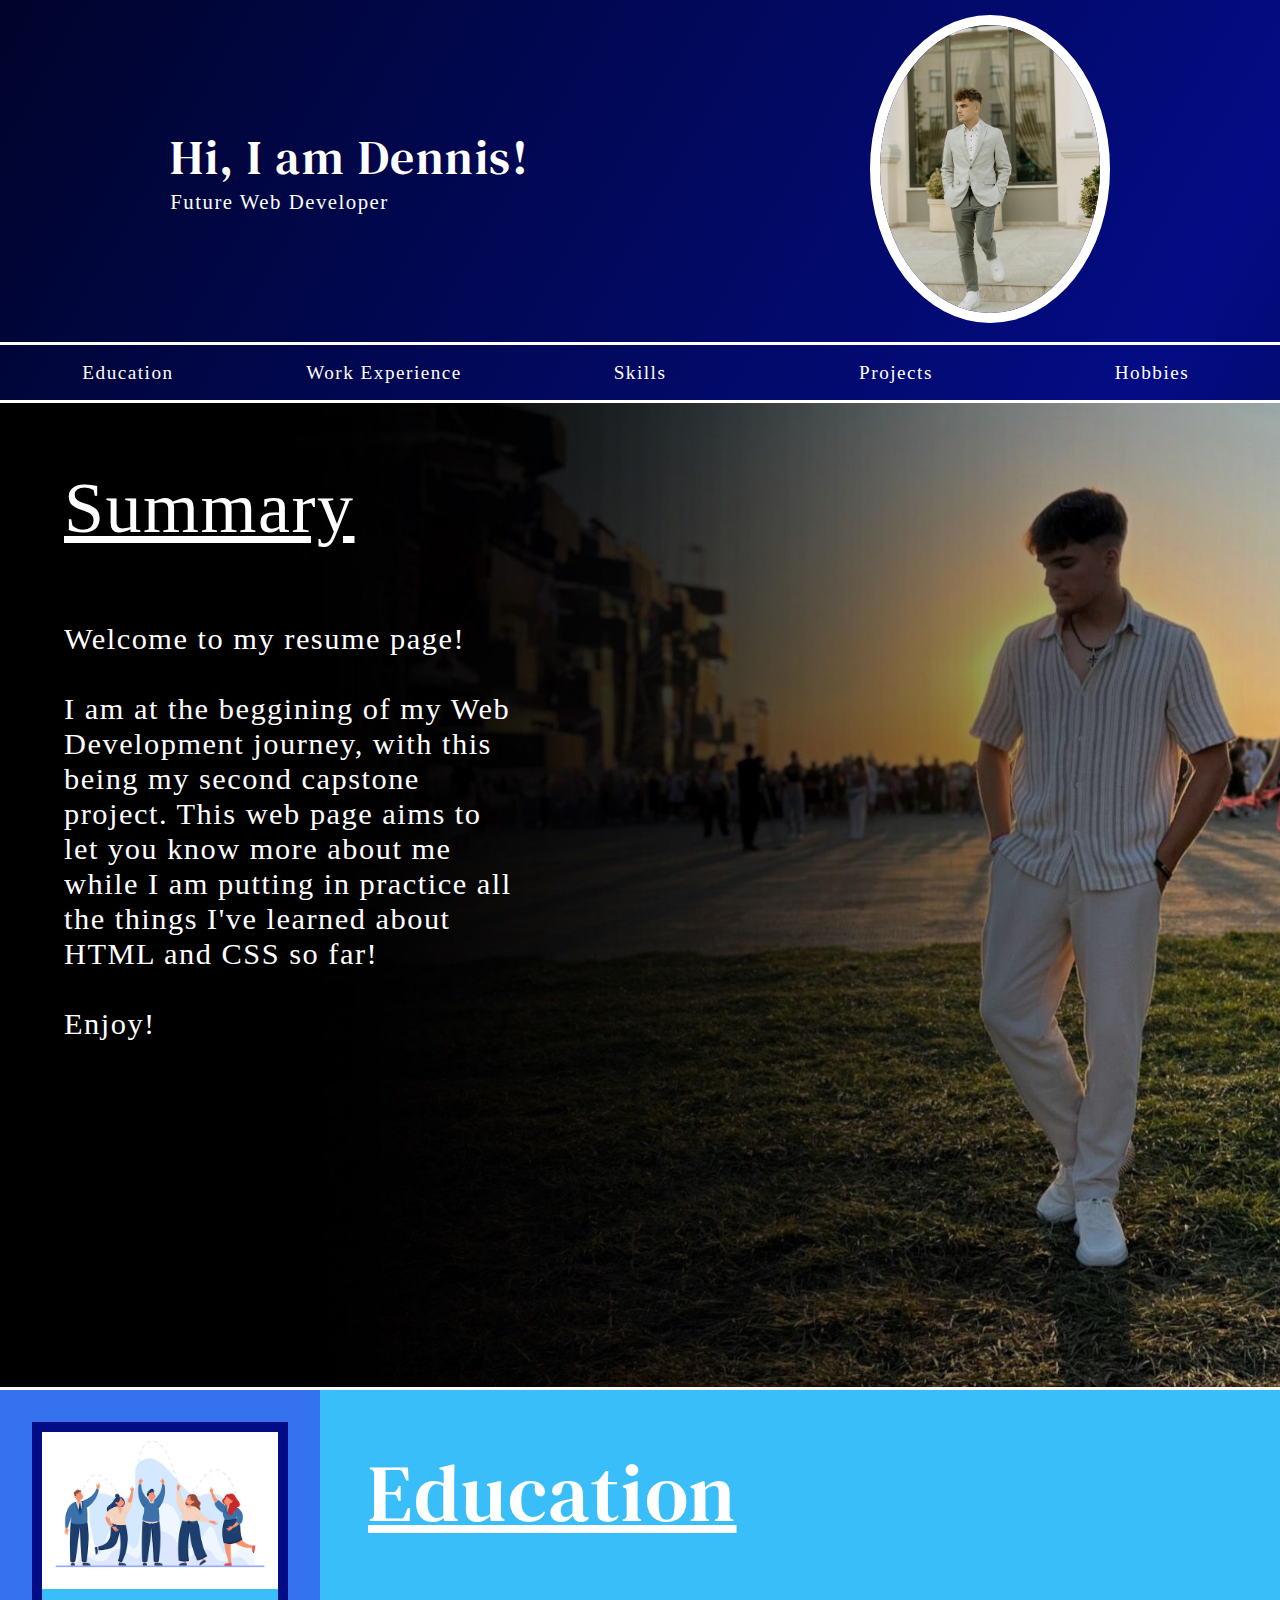
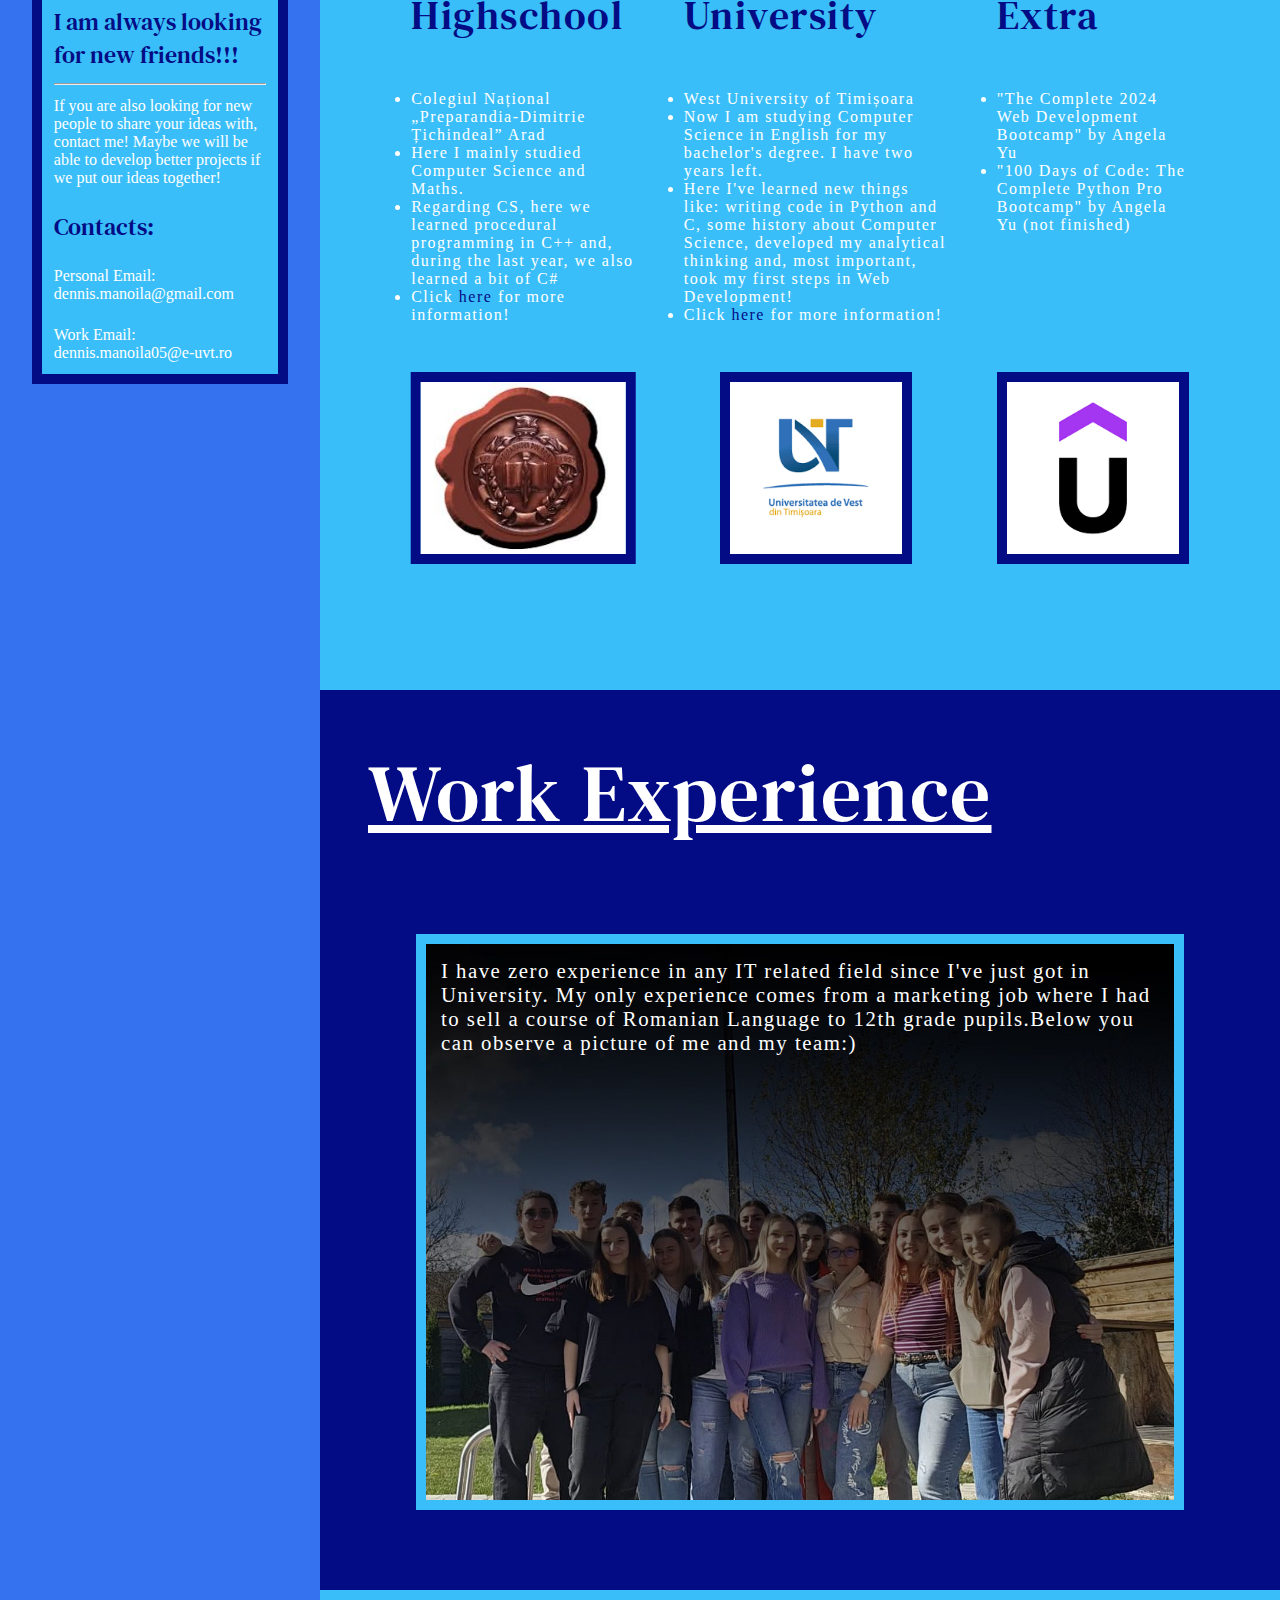
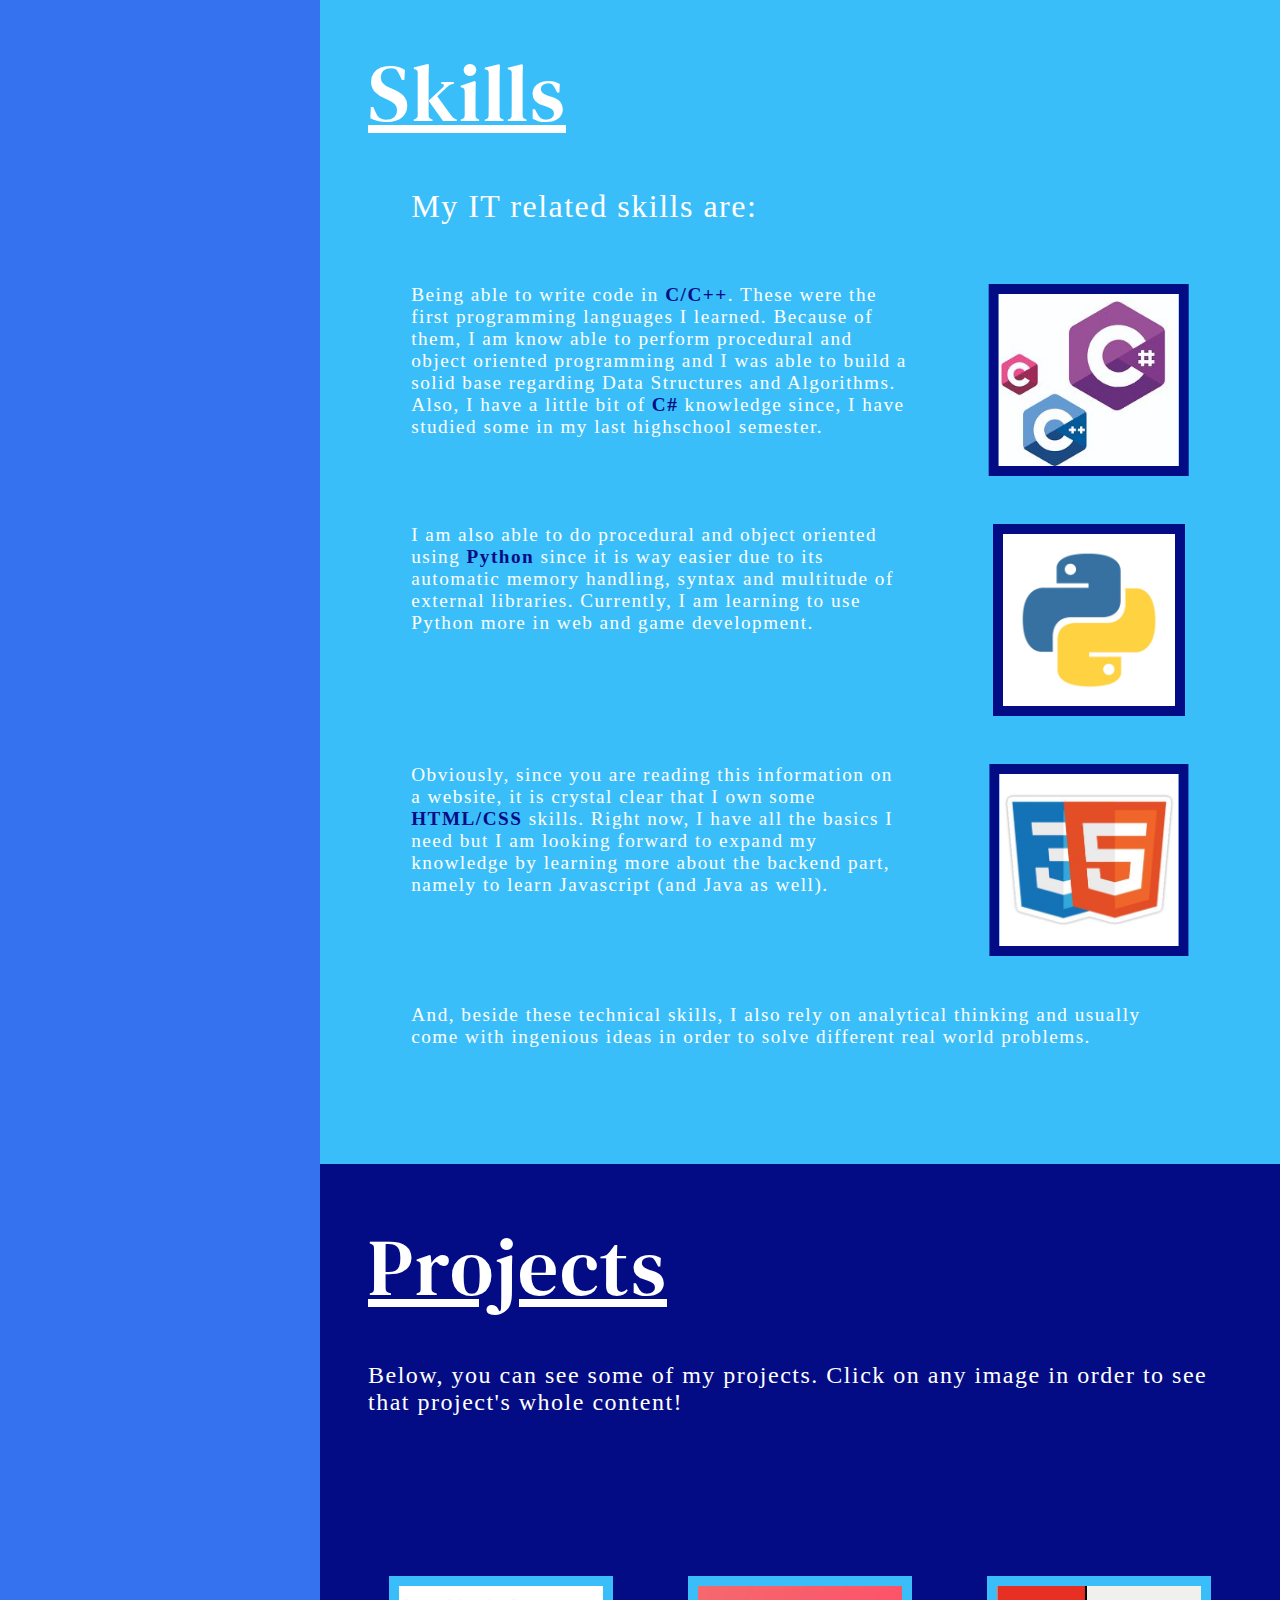
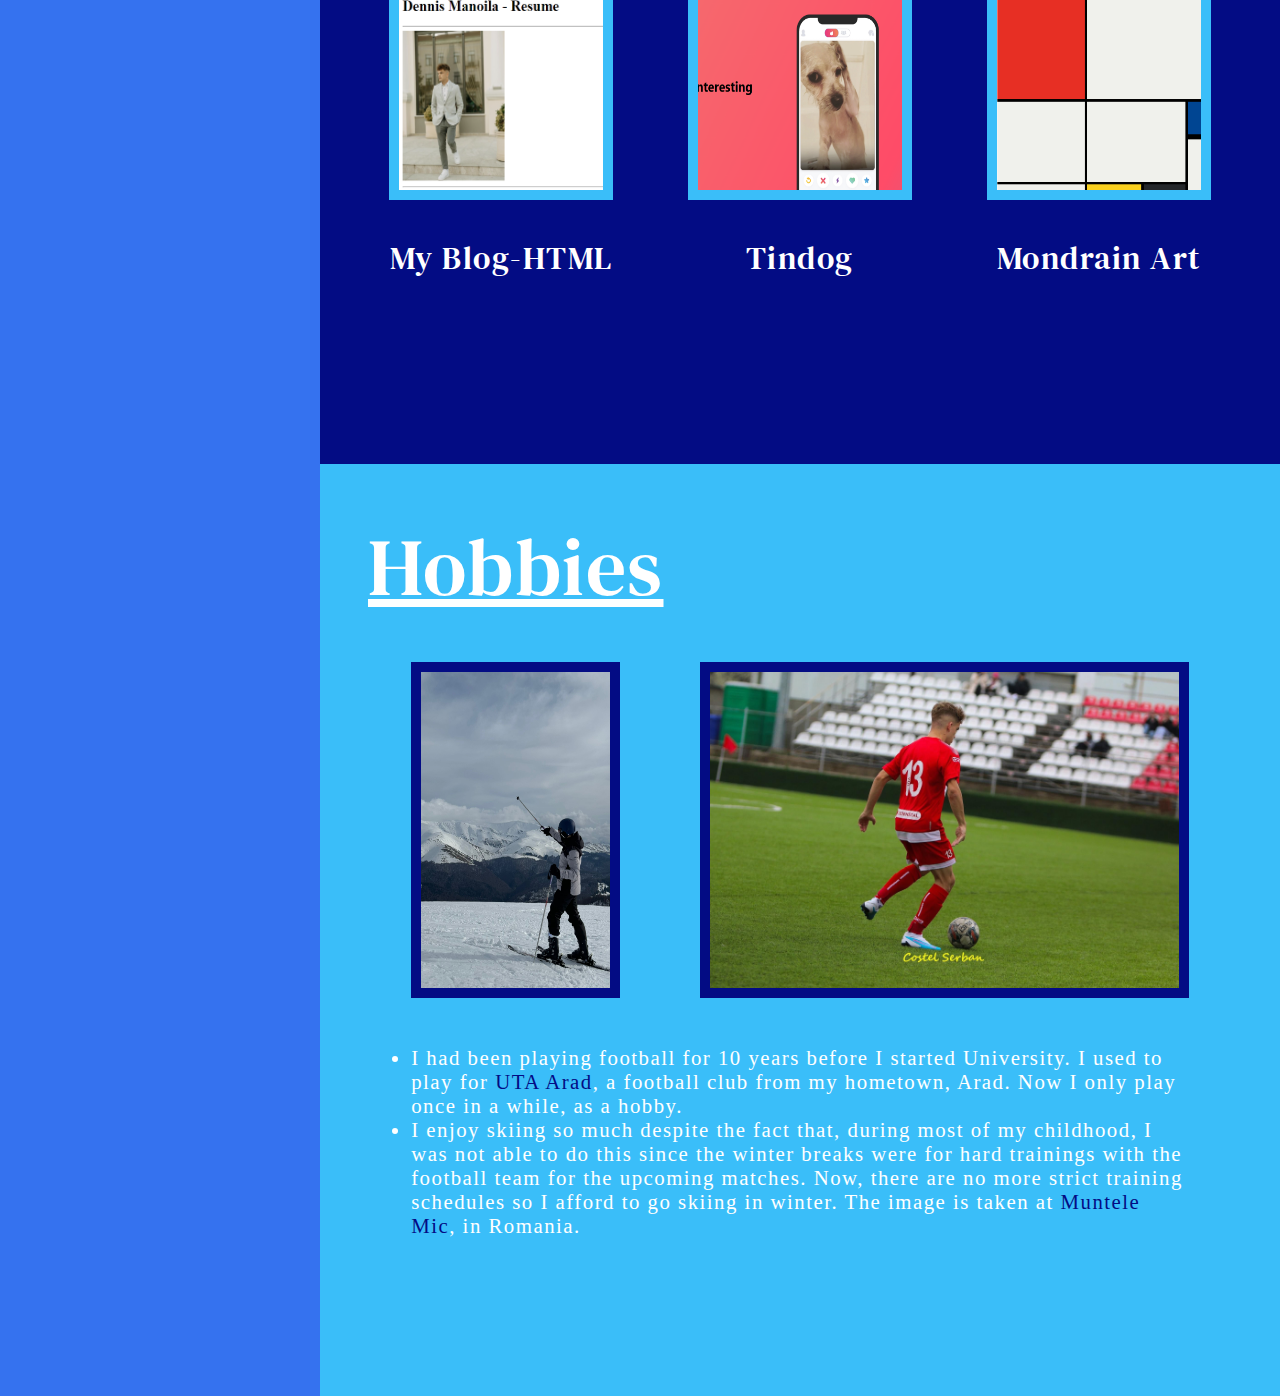
<file: index.html>
<!DOCTYPE html>
<html lang="en">
<head>
    <meta charset="UTF-8">
    <meta name="viewport" content="width=device-width, initial-scale=1.0">
    <link rel="stylesheet" href="./style.css"/>
    <link rel="preconnect" href="https://fonts.googleapis.com">
    <link rel="preconnect" href="https://fonts.gstatic.com" crossorigin>
    <link href="https://fonts.googleapis.com/css2?family=DM+Serif+Text:ital@0;1&display=swap" rel="stylesheet">
    <title>Dennis' Page</title>
</head>
<body>
    <section id="Title">
        <div class="title-banner">
            <div class="title-text">
                <h1>Hi, I am Dennis!</h1>
                <h4>Future Web Developer</h4>
            </div>
            <img class="title-picture" src="./images/title-pic.png" alt="title picture"/>
        </div>
        <div class="navbar">
            <a class="nav-element" href="#Education">Education</a>
            <a class="nav-element" href="#WorkExperience">Work Experience</a>
            <a class="nav-element" href="#Skills">Skills</a>
            <a class="nav-element" href="#Projects">Projects</a>
            <a class="nav-element" href="#Hobbies">Hobbies</a>
        </div>
    </section>

    <section id="Hero">
        <div class="hero-content">
            <div class="hero-title">
                <h2>Summary</h2>
            </div>
            <div class="hero-text">
                <p>
                    Welcome to my resume page!<br/><br/>
                    I am at the beggining of my Web Development journey, with this being my second capstone project.
                    This web page aims to let you know more about me while I am putting in practice all the things
                    I've learned about HTML and CSS so far!<br/><br/>
                    Enjoy!
                </p>
            </div>
        </div>
    </section>

    <section id="Content">

        <section id="Content-Sections">
            <div id="Education" class="card">
                <div class=education-title><h2>Education</h2></div>
                <div class="gridEducation">
                    <h3 class="gridTitle1">Highschool</h3>
                    <ul class="gridContent1">
                        <li>Colegiul Național „Preparandia-Dimitrie Țichindeal” Arad</li>
                            <li>Here I mainly studied Computer Science and Maths.</li>
                            <li>
                                Regarding CS, here we learned procedural programming in C++
                                and, during the last year, we also learned a bit of C#
                            </li>
                            <li>
                                Click <a class="here-text" href="https://www.tichindeal.ro/">here</a>
                                for more information!
                            </li>
                    </ul>
                    <img class="gridLogo1" src="./images/pedalogo.jpeg" alt="peda logo"/>
                    <h3 class="gridTitle2">University</h3>
                    <ul class="gridContent2">
                        <li>West University of Timișoara</li>
                        <li>
                            Now I am studying Computer Science in English for my
                            bachelor's degree. I have two years left.
                        </li>
                        <li>
                            Here I've learned new things like: writing code in Python and C,
                            some history about Computer Science, developed my analytical thinking
                            and, most important, took my first steps in Web Development!
                        </li>
                        <li>
                            Click <a class="here-text" href="https://www.uvt.ro/">here</a>
                            for more information!
                        </li>
                    </ul>
                    <img class="gridLogo2" src="./images/uvtimg.png" alt="uvt logo"/>
                    <h3 class="gridTitle3">Extra</h3>
                    <ul class="gridContent3">
                        <li>"The Complete 2024 Web Development Bootcamp" by Angela Yu</li>
                        <li>
                            "100 Days of Code: The Complete Python Pro Bootcamp" by
                            Angela Yu (not finished)
                        </li>
                    </ul>
                    <img class="gridLogo3" src="./images/udemy.png" alt="udemy logo"/>
                </div>
                
            </div>
            <div id="WorkExperience" class="card">
                <div class="workxp-title"><h2>Work Experience</h2></div>
                <div class="workxp-content">
                    <div class="workxp-img-container">
                        <p>
                            I have zero experience in any IT related field since I've just got
                            in University. My only experience comes from a marketing job where 
                            I had to sell a course of Romanian Language to 12th grade pupils.Below you can observe a picture of me and my team:)
                        </p>
                    </div>
                </div>
            </div>
            <div id="Skills" class="card">
                <div class="skills-title"><h2>Skills</h2></div>
                <div class="skills-content">
                    <p class="skills-first-sentence">My IT related skills are:</p>
                    <p class="skills-description c-cpp-p">
                        Being able to write code in <span class="prog-language">C/C++</span>. These were the first programming
                        languages I learned. Because of them, I am know able to perform procedural and object oriented
                        programming and I was able to build a solid base regarding Data Structures and Algorithms.
                        Also, I have a little bit of <span class="prog-language">C#</span> knowledge since,
                        I have studied some in my last highschool semester.
                    </p>
                    <img class="skills-image c-cpp-img" src="./images/clangs.jpeg" alt="C/C++/C# image"/>
                    <img class="skills-image python-img" src="./images/python.jpeg" alt="Python image">
                    <p class="skills-description python-p">
                        I am also able to do procedural and object oriented using <span class="prog-language">Python</span>
                        since it is way easier due to its automatic memory handling, syntax and multitude of external libraries.
                        Currently, I am learning to use Python more in web and game development.
                    </p>
                    <p class="skills-description html-css-p">
                        Obviously, since you are reading this information on a website, it is crystal clear that I own
                        some <span class="prog-language">HTML/CSS</span> skills. Right now, I have all the basics I need but
                        I am looking forward to expand my knowledge by learning more about the backend part, namely to learn Javascript
                        (and Java as well).
                    </p>
                    <img class="skills-image html-css-img" src="./images/html-css.jpeg" alt="HTML/CSS image"/>
                    <p class="skills-last-sentence">
                        And, beside these technical skills, I also rely on analytical thinking
                        and usually come with ingenious ideas in order to solve different real 
                        world problems.
                    </p>
                </div>
            </div>
            <div id="Projects" class="card">
                <div class="projects-title"><h2>Projects</h2></div>
                <div class="projects-content">
                    <p>
                        Below, you can see some of my projects. Click on any image in order to
                        see that project's whole content!
                    </p>
                    <div class="projects-container">
                        <div class="projects-card first-blog-project">
                            <a href="https://dennismanoila.github.io/Capstone-1-My-Resume/">
                                <img class="projects-image" src="./images/firstblog.png" alt="my first blog project icon">
                            </a>
                            <h3>My Blog-HTML</h3>
                        </div>
                        <div class="projects-card tindog-project">
                            <a href="https://dennismanoila.github.io/Tindog-Bootstrap-Project/">
                                <img class="projects-image" src="./images/tindog.png" alt="tindog project icon">
                            </a>
                            <h3>Tindog</h3>
                        </div>
                        <div class="projects-card mondrain-project">
                            <a href="./mondrain.html">
                                <img class="projects-image" src="./images/mondrain.png" alt="mondrain project icon">
                            </a>
                            <h3>Mondrain Art</h3>
                        </div>
                    </div>
                </div>
            </div>
            <div id="Hobbies" class="card">
                <div class="hobbies-title"><h2>Hobbies</h2></div>
                <div class="hobbies-content">
                    <div class="hobbies-container">
                        <div class="ski"><img class="hobbies-image" src="./images/ski.jpg" alt="ski pic"/></div>
                        <div class="football"><img class="hobbies-image football" src="./images/fotbal.jpg" alt="football pic"/></div>
                        <div class="hobbies-description">
                            <ul >
                                <li>
                                    I had been playing football for 10 years before I started University. I used to play for 
                                    <a class="hobbies-ref" href="https://www.uta-arad.ro/">UTA Arad</a>,
                                    a football club from my hometown, Arad. Now I only play once in a while, as a hobby.
                                </li>
                                <li>
                                    I enjoy skiing so much despite the fact that, during most of my childhood, I was not able to do this
                                    since the winter breaks were for hard trainings with the football team for the upcoming matches. Now,
                                    there are no more strict training schedules so I afford to go skiing in winter. The image is taken
                                    at <a class="hobbies-ref" href="https://ro.wikipedia.org/wiki/Muntele_Mic">Muntele Mic</a>, in Romania.
                                </li>
                            </ul>
                        </div>
                    </div>
                </div>
            </div>

        </section>

        <div class="aside">
            <div class="aside-contact">
                <img class="teamUp-image" src="./images/teamUp.avif" alt="team up image"/>
                <h3>I am always looking for new friends!!!</h3>
                <hr style="margin-right:5% ; margin-left: 5%;"/>
                <p>
                    If you are also looking for new people to share your ideas with, contact me!
                    Maybe we will be able to develop better projects if we put our ideas together!
                </p>
                <ul>
                    <h3>Contacts:</h3>
                    <li><p>Personal Email:<br/>dennis.manoila@gmail.com</p></li>
                    <li><p>Work Email:<br/>dennis.manoila05@e-uvt.ro</p></li>
                </ul>
            </div>
        </div>
    </section>
</body>
</html>
</file>
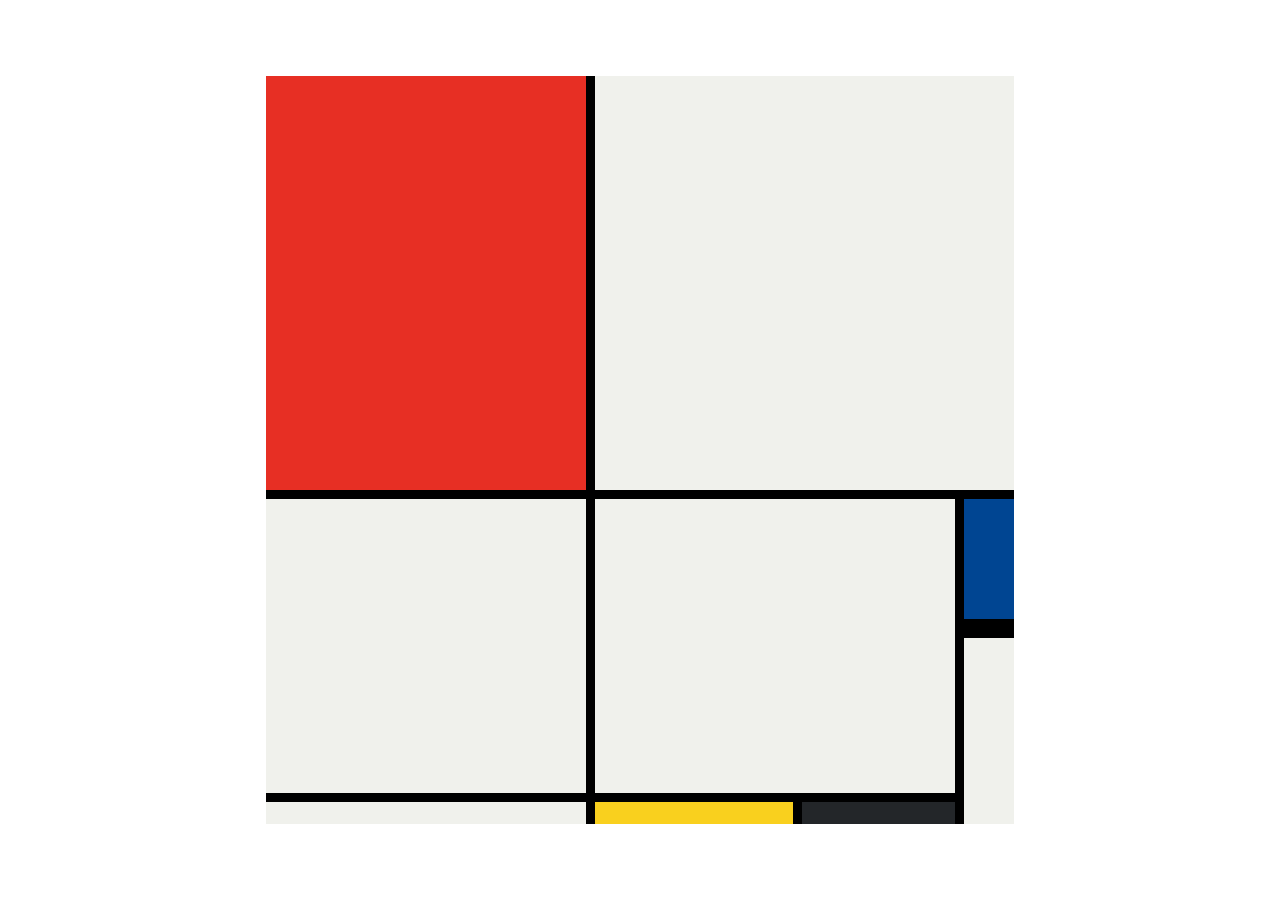
<file: mondrain.html>
<!DOCTYPE html>
<html lang="en">

<head>
  <meta charset="UTF-8">
  <meta name="viewport" content="width=device-width, initial-scale=1.0">
  <title>Mondrian Project</title>
  <style>
    /* 
    Write your CSS here 
    Gap Colour: #000
    White: #F0F1EC
    Red: #E72F24
    Black: #232629
    Blue: #004592
    Yellow: #F9D01E

    For dimensions, see dimensions.png image.
    HINT: Remember you can't change the properties of grid lines.
    But grid lines are transparent!
    */
    body {
      display: flex;
      justify-content: center;
      align-items: center;
      height: 100vh;
      margin: 0;
      padding: 0;
    }
    .container{
      width:748px;
      height:748px;
      display: grid;
      background-color: black;
      grid-template-columns: 320px 198px 153px 50px;
      grid-template-rows:414px 130px 155px 22px;
      gap:9px;
    }
    .container>div{
      background-color: #F0F1EC;
    }
    #red{
      background-color: #E72F24;
    }
    #row1-white{
      grid-column: span 3;
    }
    #row2-white1{
      grid-row:span 2;
    }
    #row2-white2{
      grid-row:span 2;
      grid-column:span 2;
    }
    #blue{
      background-color: #004592;
      border-bottom: 10px solid #000;
    }
    #white-bottom-corner-right
    {
      grid-row: span 2;
    }
    #yellow{
      background-color: #F9D01E;
    }
    #black{
      background-color: #232629;
    }
  </style>
</head>

<body>
  <div class="container">
    <div id="red"></div>
    <div id="row1-white"></div>
    <div id="row2-white1"></div>
    <div id="row2-white2"></div>
    <div id="blue"></div>
    <div id="white-bottom-corner-right"></div>
    <div id="white-bottom-corner-left"></div>
    <div id="yellow"></div>
    <div id="black"></div>
</body>

</html>
</file>
<file: style.css>
*{
    margin: 0;
    padding: 0;
    box-sizing: border-box;
    letter-spacing: 1.5px;
    font-family: "Source Serif 4", serif;
    font-optical-sizing: auto;
    font-weight: 350;
    font-style: normal;
}

html{
    scroll-behavior: smooth;
}

body{
    background-color: #3572EF;
    min-width: 315px;
    min-height: 568px;
}

#Title{
    position: relative;
    width:100%;
    height:25rem;
    background: linear-gradient(300deg,#000000,#030c84,#00042B);
    background-size: 180% 180%;
    animation: gradient-animation 10s ease infinite;
}

@keyframes gradient-animation {
    0% {
      background-position: 0% 50%;
    }
    50% {
      background-position: 100% 50%;
    }
    100% {
      background-position: 0% 50%;
    }
  }

.title-banner{
    display:flex;
    position: relative;
    top:50%;
    transform: translateY(-60%);
    justify-content: space-around;
    align-items: center;
}

.title-picture{
    width:15em;
    height:auto;
    border:10px solid white;
    border-radius: 50%;
}

.title-text{
    color:white;
}

.title-text>h1{
    font-family: "DM Serif Text", serif;
    font-weight: 400;
    font-style: normal;
    font-size: 3em;
}
.title-text>h4
{
    font-size: 1.3em;
}
.navbar{
    display: flex;
    position: absolute;
    bottom: 0%;
    justify-content: space-between;
    width: 100%;
}
.nav-element{
    border-top:3px solid white;
    width: 20%;
    height:3em;
    display: flex;
    justify-content: center;
    align-items: center;
    text-align: center;
    text-decoration: none;
    font-size: larger;
    color: white;
    
}

.nav-element:hover{
    background-color: white;
    color:#000000
}

#Hero{
    height: 110vh;
    padding:0;
    position:relative;
    background-image: url('./images/hero-banner.jpg');
    background-size: cover;
    background-repeat: no-repeat;
    background-position: 70% center;
    padding: 5%;
    border-bottom: 3px solid white;
    border-top: 3px solid white;
}
.hero-title{
    color:white;
    font-family: "DM Serif Text", serif;
    font-weight: 400;
    font-style: normal;
    font-size: 3em;
    text-decoration:underline;
    margin-bottom: 1.5em;
    
}
.hero-text{
    color:white;
    font-size: 1.9em;
    position: absolute;
    display:block;
    width: 35%;
    overflow: auto;
}

#Content{
    width:100%;
    height:auto;
    display: flex;
    flex-direction: row-reverse;
    align-items:start;
    
}

.aside{
    height: auto;
    width:25%;
    position: sticky;
    top:0;
    display:flex;
    justify-content: center;
    align-items: center;
    
}
.aside-contact{
    border:10px solid #030c84;
    background-color: #3ABEF9;
    width:80%;
    margin-top: 2em;
    margin-bottom: 2em;
}

.aside-contact h3{
    font-family: "DM Serif Text", serif;
    font-weight: 400;
    font-style: normal;
    font-size: 1.5em;
    letter-spacing: normal;
    padding: 5%;
    color:#030c84;
}

.aside-contact li{
    list-style: none;
}

.aside-contact p{
    padding: 5%;
    color:white;
    letter-spacing: normal;
    word-wrap: break-word;
}
.teamUp-image{
    width: 100%;
}
#Content-Sections{
    background-color: #3ABEF9;
    width: 75%;
    height: auto;
}
.card{
    min-height: 100vh;
    display: block;
    padding: 5%;
}
.card h2{
    font-family: "DM Serif Text", serif;
    font-weight: 400;
    font-style: normal;
    color:white;
    font-size:5em;
    text-decoration: underline;
    margin-bottom: 0.5em;
}


.gridEducation{
    display:grid;
    grid-template-columns: 1fr 1.5fr 0.5fr;
    grid-template-rows: 4em 1fr 1fr;
    grid-template-rows: auto auto auto;
    padding: 0 5% 0% 5%;
    margin-bottom:2em;
    column-gap: 3em;
    row-gap: 3em;
}

.gridTitle1
{
    grid-column:1/1;
    grid-row:1/1;
    font-size: 2.5em;
    color:#030c84;
    font-family: "DM Serif Text", serif;
    font-weight: 400;
    font-style: normal;
    
}

.gridTitle2
{
    grid-column:2/2;
    grid-row:1/1;
    font-size: 2.5em;
    color:#030c84;
    font-family: "DM Serif Text", serif;
    font-weight: 400;
    font-style: normal;
}

.gridTitle3
{
    grid-column:3/3;
    grid-row:1/1;
    font-size: 2.5em;
    color:#030c84;
    font-family: "DM Serif Text", serif;
    font-weight: 400;
    font-style: normal;
}

.gridContent1{
    grid-column:1/1;
    grid-row:2/2;
    color:white;
    font-size: 1em;
}

.gridContent2{
    grid-column:2/2;
    grid-row:2/2;
    color:white;
    font-size: 1em;
}

.gridContent3{
    grid-column:3/3;
    grid-row:2/2;
    color:white;
    font-size: 1em;
}

.gridLogo1{
    grid-column:1/1;
    grid-row:3/3;
    height: 9rem;
    width: auto;
    margin-left: 50%;
    transform: translateX(-50%);
    border:10px solid #030c84;
}

.gridLogo2{
    grid-column:2/2;
    grid-row:3/3;
    height: 9rem;
    width: auto;
    margin-left: 50%;
    transform: translateX(-50%);
    border:10px solid #030c84;
}

.gridLogo3{
    grid-column:3/3;
    grid-row:3/3;
    height: 9rem;
    width: auto;
    margin-left: 50%;
    transform: translateX(-50%);
    border:10px solid #030c84;
}

.here-text{
    text-decoration: none;
    color:#030c84;
}

.here-text:hover{
    text-decoration: underline;
}

#WorkExperience{
    background-color: #030c84;
    position: relative;
}
.workxp-title{
    width: 100%;
    height: 20%;
}
.workxp-content{
    position: absolute;
    left:0;
    bottom:0;
    height: 80%;
    width: 100%;
    display: flex;
    justify-content: center;
    align-items: center;
    margin-bottom: 2em;
    
}
.workxp-img-container{
    border:10px solid #3ABEF9;
    width:80%;
    height: 80%;
    background-image: url('./images/sib.jpg');
    background-size: cover;
    background-position: center;
    margin-top: 3em;
}
.workxp-img-container>p{
    color:white;
    padding: 2%;
    font-size:1.3em;
}

#Skills{
    position: relative;
    margin-bottom:2em;
}

.skills-title{
    width:100%;
    height:20%;
}

.skills-image{
    height:9em;
    width:auto;
    border:10px solid #030c84;
    margin-left: 50%;
    transform: translateX(-50%);
}

.skills-description{
    color:white;
    font-size:1.2em;
}

.skills-content{
    display: grid;
    grid-template-columns: 3fr 1fr;
    grid-template-rows: 3em 1fr 1fr 1fr 3em;
    padding:0 5% 0 5%;
    margin-bottom: 2em;
    row-gap: 3em;
    column-gap: 5em;
}

.skills-first-sentence{
    grid-row:1;
    grid-column: span 2;
    font-size: 2em;
    color: white;
}

.c-cpp-p{
    grid-row:2;
    grid-column: 1;
}

.c-cpp-img{
    grid-row:2;
    grid-column:2;
}

.python-p{
    grid-row:3;
    grid-column: 1;
}

.python-img{
    grid-row:3;
    grid-column:2;
}

.html-css-p{
    grid-row:4;
    grid-column: 1;
}

.html-css-img{
    grid-row:4;
    grid-column:2;
}
.skills-last-sentence{
    grid-row: 5;
    grid-column: span 2;
    color:white;
    font-size: 1.2em;
}
.prog-language{
    color:#030c84;
    font-weight:550;
}

#Projects{
    position:relative;
    background-color:#030c84;
}

.projects-title{
    width:100%;
    height:20%;
}

.projects-content{
    width: 100%;
    margin-bottom: 2em;
}
.projects-content>p{
    color:white;
    font-size: 1.5em;
    margin-bottom: 2em;
}

.projects-card>h3{
    color:white;
    font-family: "DM Serif Text", serif;
    font-weight: 400;
    font-style: normal;
    font-size: 1.6em;
    margin-top: 1em;
    margin-bottom: 1em;
}

.projects-card:hover {
    background-color: white;
}
.projects-card:hover>h3{
    color:#000000
}
.projects-image{
    height:12em;
    width: 12em;
    border:10px solid #3ABEF9;
    margin-top: 2em;
}

.projects-container{
    margin-top:8em ;
    display:grid;
    grid-template-columns: 1fr 1fr 1fr;
    grid-template-rows: 1fr;
    gap:2em;
}
.projects-card{
    display:flex;
    flex-direction: column;
    justify-content: center;
    align-items: center;
}
#Hobbies{
    padding-bottom: 0;
    margin-bottom: 2em;
}
.hobbies-title{
    width:100%;
    margin-bottom: 2em;
}

.hobbies-image{
    border:10px solid #030c84;
}

.hobbies-description>ul{
    color:white;
}

.hobbies-content
{
    padding:0 5% 0 5%;
    display:flex;
    justify-content: center;
    align-items: center;
}
.hobbies-container{
    display:grid;
    column-gap:5em;
    row-gap: 3em;
    grid-template-columns: 1.6fr 3.4fr;
    grid-template-rows: 2fr 1fr;
}

.ski{
    grid-column: 1;
    grid-row: 1;
}
.ski>img{
    height:100%;
    width:100%
}

.football{
    grid-column: 2;
    grid-row: 1;
}
.football>img{
    height:100%;
    width:100%;
}
.hobbies-description{
    grid-row:2;
    grid-column:span 2;
}
.hobbies-description>ul>li{
    font-size:1.3em;
}
.hobbies-ref{
    color:#030c84;
    text-decoration: none;
}
.hobbies-ref:hover{
    text-decoration: underline;
}

@media(min-width:1100px)
{
    .gridLogo1, .gridLogo2, .gridLogo3{
        width:auto;
        height:12rem;
    }
    .skills-image{
        width:auto;
        height:12rem;
    }
    .projects-image{
        height:14em;
        width: 14em;
    }
    .projects-card>h3{
        font-size:2em;
    }
}

@media(max-width:1320px)
{
    .hobbies-container{
        grid-template-columns: 1.5fr 3.5fr;
        grid-template-rows: 1.7fr 1.3fr;
    }
}
@media(max-width:1010px)
{
    #Content{
        flex-direction: column;
    }
    #Content-Sections, .aside{
        margin-bottom: 0;
        width: 100%;
    }
    .aside{
        min-height: auto;
        max-height: 100vh;
        display: block;
        padding: 5%;
        width:100%;
        background-color:#030c84;
    }
    .aside-contact{
        border:none;
        width:100%;
        background-color: #030c84;
        display: grid;
        grid-template-rows:repeat(3, auto);
        grid-template-columns: 1fr 1fr;
        column-gap:2em;
    }
    .aside-contact>h3, .aside-contact>ul>h3{
        color:#3ABEF9;
        font-family: "DM Serif Text", serif;
        font-weight: 400;
        font-style: normal;
    }
    .aside-contact>h3{
        grid-row:1;
        grid-column: span 2;
        font-size: 2.7em;
        padding-left: 0;
    }
    .aside-contact>img{
        width: 100%;
        grid-column:1;
        grid-row:span 2;
        padding-top: 5%; 
    }
    .aside-contact>hr{
        display: none;
    }
    .aside-contact>p{
        font-size: 1.8em;
        padding: 10% 0 10% 0;
    }
    .aside-contact ul{
        grid-row:-1;
        grid-column: span 2;
        display: grid;
        grid-template-columns: auto auto;
        grid-template-rows:auto auto;
        margin-top: 1em;
        column-gap: 1em;
    }
    .aside-contact ul>h3{
        grid-column: span 2;
        padding-left: 0;
        padding-bottom: 0;
        font-size: 2.7em;
    }
    .aside-contact ul>li>p {
        padding-left: 0;
        font-size: 1.5em
    }
    .hero-title{
        font-size: 2.7em;
    }
    .hero-text{
        font-size:1.5em;
    }
    #Hero {
        background-position: 80% center; 
    }
    body{
        background-color: #030c84;
    }
}
@media(max-width:838px)
{
    .aside-contact>h3{
        font-size: 2.3em;
    }
    .aside-contact ul>h3{
        font-size: 2.3em;
    }
}
@media(max-width:815px)
{
    .aside-contact>p{
        font-size: 1.7em;
    }
    .aside-contact ul>li>p {
        font-size: 1.4em;
    };
}
@media(max-width:782px)
{
    .hobbies-container{
        grid-template-columns: 1.5fr 3.5fr;
        grid-template-rows: 1.6fr 1.4fr;
        column-gap: 3em;
    }
    
}
@media(max-width:755px){
    .aside-contact>p{
        font-size: 1.6em;
    }
    .aside-contact ul>li>p {
        font-size: 1.3em;
    };
    
}
@media(max-width:715px)
{
    .title-banner{
        position: relative;
        display: flex;
        flex-direction: column-reverse;
        top:60%;
        text-align: center;
    }
    .navbar{
        display: none;
    }
    .title-picture{
        width: 12em;
    }

    .card h2{
        font-size: 4em;
    }
    #Education{
        margin-bottom: 2em;
    }
    .gridEducation{
        display:grid;
        grid-template-columns: 3fr 1fr;
        grid-template-rows: replace(6, auto);
        padding: 0 5% 0% 0%;
        margin-bottom:0;
        column-gap: 3em;
        row-gap: 3em;
    }
    .gridTitle1{
        grid-row:1/1;
        grid-column:1/span 2;
    }
    .gridContent1{
        grid-row:2/2;
        grid-column:1/1;
    }
    .gridLogo1{
        grid-row:2/2;
        grid-column:2/2;
    }
    .gridTitle2{
        grid-row:3/3;
        grid-column:1/span 2;
    }
    .gridContent2{
        grid-row:4/4;
        grid-column:1/1;
    }
    .gridLogo2{
        grid-row:4/4;
        grid-column:2/2;
    }
    .gridTitle3{
        grid-row:5/5;
        grid-column:1/span 2;
    }
    .gridContent3{
        grid-row:6/6;
        grid-column:1/1;
    }
    .gridLogo3{
        grid-row:6/6;
        grid-column:2/2;
    }
    .workxp-img-container{
        height: 80%;
        width: 70%;
        
    }
    .workxp-img-container>p{
        font-size: 1.1em;
    }

    .projects-container{
        display:grid;
        grid-template-columns: 1fr;
        grid-template-rows:replace(3, 1fr);
    }
    .projects-card{
        display:flex;
        flex-direction:row-reverse;
        justify-content: space-between;
        width: 80%;
        margin-left: 50%;
        transform: translateX(-50%);
    }
    .hobbies-container{
        gap: 0;
    }
    .ski>img{
        width:100%;
        height:85%;
        border-right:0px
    }
    .football{
        height:85%;
        width: 100%;
    }
    .aside-contact>p{
        font-size: 1.5em;
    }
    .aside-contact ul>li>p {
        font-size: 1.2em;
    }
    .aside-contact>h3{
        font-size: 2.1em;
    }
    .aside-contact ul>h3{
        font-size: 2.1em;
    }
    .hero-title{
        font-size: 2.5em;
    }
    .hero-text{
        font-size:1.3em;
    }
}
@media(max-width:680px)
{
    .football{
        width: 100%;
    }
}
@media(max-width:656px){
    .aside-contact>p{
        font-size: 1.4em;
    }
    .aside-contact ul>li>p {
        font-size: 1.2em
    }
    .aside-contact>h3{
        font-size: 2em;
    }
    
}
@media(max-width:620px)
{
    .aside-contact>h3{
        font-size: 1.8em;
    }
    .aside-contact ul>h3{
        font-size: 1.8em;
    }
}
@media(max-width:610px){
    .workxp-title>h2{
        font-size:3.3em;
    }
    .aside-contact>p{
        font-size: 1.3em;
    }
    .aside-contact ul>li>p {
        font-size: 1.1em;
    };
}
@media(max-width:596px)
{
    .hobbies-container{
        gap:0;
        margin-bottom: 5em;
    }
    .ski>img{
        height:70%;
    }
    .football{
        height: 70%;
    }
    
}
@media(max-width:573px)
{
    .aside-contact>p{
        font-size: 1.2em;
    }
    .aside-contact ul>li>p {
        font-size: 1em
    }
}
@media(max-width:559px)
{
    .aside-contact>h3{
        font-size: 1.6em;
    }
    .aside-contact ul>h3{
        font-size: 1.6em;
    }
}
@media(max-width:525px)
{
    .hobbies-container{
        grid-template-columns: 1fr;
        grid-template-rows: auto auto auto;
    }
    .ski{
        grid-row:3;
        grid-column: 1;
    }
    .hobbies-description{
        grid-row: 2;
        grid-column: 1;
        margin-bottom: 3em;
    }
    .football{
        grid-row: 1;
        grid-column: 1;
        display:flex;
        justify-content: center;
        height: auto;
    }
    .football>img{
        width:100%;
        height:90%;
    }
    .ski>img{
        height: 100%;
        border-right: 10px solid #030c84;
    }
    .hobbies-description>ul>li{
        font-size: 1/1em;
    }
    .aside-contact>p{
        font-size: 1.1em;
    }
    .aside-contact ul>li>p {
        font-size: 1em;
    };
}
@media(max-width:490px)
{
    .aside-contact>p{
        font-size: 1em;
    }
    .aside-contact ul>li>p {
        font-size: 0.9em;
    }
    .hero-title{
        font-size: 2.1em;
    }
    .hero-text{
        font-size:1.1em;
    }
   
}
@media(max-width:496px)
{
    .aside-contact>h3{
        font-size: 1.4em;
    }
    .aside-contact ul>h3{
        font-size: 1.4em;
    }
}
@media(max-width:475px)
{
    .card h2{
        font-size: 3em;
        padding: 0 5%;
    }
    .card h3{
        font-size: 2em;
    }
    .gridEducation{
        display:grid;
        grid-template-columns:1fr;
        grid-template-rows: auto;
        padding: 0 5%;
        margin-bottom:0;
        row-gap: 3em;
    }
    .gridTitle1{
        grid-row:1;
    }
    .gridContent1{
        grid-row:2;
    }
    .gridLogo1{
        grid-row:3;
    }
    .gridTitle2{
        grid-row:4
    }
    .gridContent2{
        grid-row:5
    }
    .gridLogo2{
        grid-row:6
    }
    .gridTitle3{
        grid-row:7;
    }
    .gridContent3{
        grid-row:8;
    }
    .gridLogo3{
        grid-row:9;
    }
    .gridLogo1, .gridLogo2, .gridLogo3 {
        grid-column: 1;  
    }

    .workxp-img-container{
        width: 80%;
        height: 60%;
    }
    .workxp-img-container>p{
        font-size: 0.9em;
        letter-spacing: normal;
    }

    .skills-content{
        grid-template-columns: 1fr;
        grid-template-rows: repeat(8, auto);
    }
    .skills-first-sentence{
        grid-row:1;
        grid-column:1;
        font-size: 1.5em;
    }
    
    .c-cpp-p{
        grid-row:2;
        grid-column: 1;
    }
    
    .c-cpp-img{
        grid-row:3;
        grid-column:1;
    }
    
    .python-p{
        grid-row:4;
        grid-column: 1;
    }
    
    .python-img{
        grid-row:5;
        grid-column:1;
    }
    
    .html-css-p{
        grid-row:6;
        grid-column: 1;
    }
    
    .html-css-img{
        grid-row:7;
        grid-column:1;
    }
    .skills-last-sentence{
        grid-row: 8;
        grid-column:1;
    }
    
    .skills-last-sentence{
        color:white;
        font-size: 1.2em;
    }
    .projects-card{
        flex-direction: column;
    }
    .workxp-title>h2{
        font-size:3em;
    }
    .aside-contact>p{
        font-size: 0.9em;
        padding-left: 0;
    }
    .aside-contact ul>li>p {
        font-size: 0.9em;
    }
}

@media(max-width:435px)
{
    .aside-contact>h3{
        font-size: 1.3em;
    }
    .aside-contact ul>h3{
        font-size: 1.3em;
    }
}
@media(max-width:400px)
{
    .aside-contact>h3{
        font-size: 1.8em;
    }
    .aside-contact ul>h3{
        font-size: 1.8em;
    }
    .aside-contact>p{
        font-size: 0.75em;
    }
    .aside-contact ul>li>p {
        font-size: 0.75em;
    }
}

@media(max-width:356px)
{
    .title-text>h4{
        margin-bottom: 1em;
    }
    .workxp-img-container{
        margin-top: 1em;
    }
}

@media(max-width:333px)
{
    .aside-contact ul>li>p {
        font-size: 0.7em;
    }
}
@media(max-height:674px){
    .hero-text{
        font-size: 1em;
    }
    .workxp-img-container{
        margin-top: 5em;
    }
}

@media(max-height:615px)
{
    .workxp-img-container{
        width:70%;
        height: 70%;
    }
}
@media(max-height:509px)
{
    .workxp-img-container{
        margin-top: 10em;
    }
}

@media(max-height:435px)
{
    .workxp-img-container{
        margin-top: 10em;
    }
}

@media(max-height:331px)
{
    .workxp-img-container{
        margin-top: 15em;
    }
}
@media(max-height:506px) and (max-width:396px)
{
    .hero-text{
        font-size: 0.9em;
    }
}
</file>
